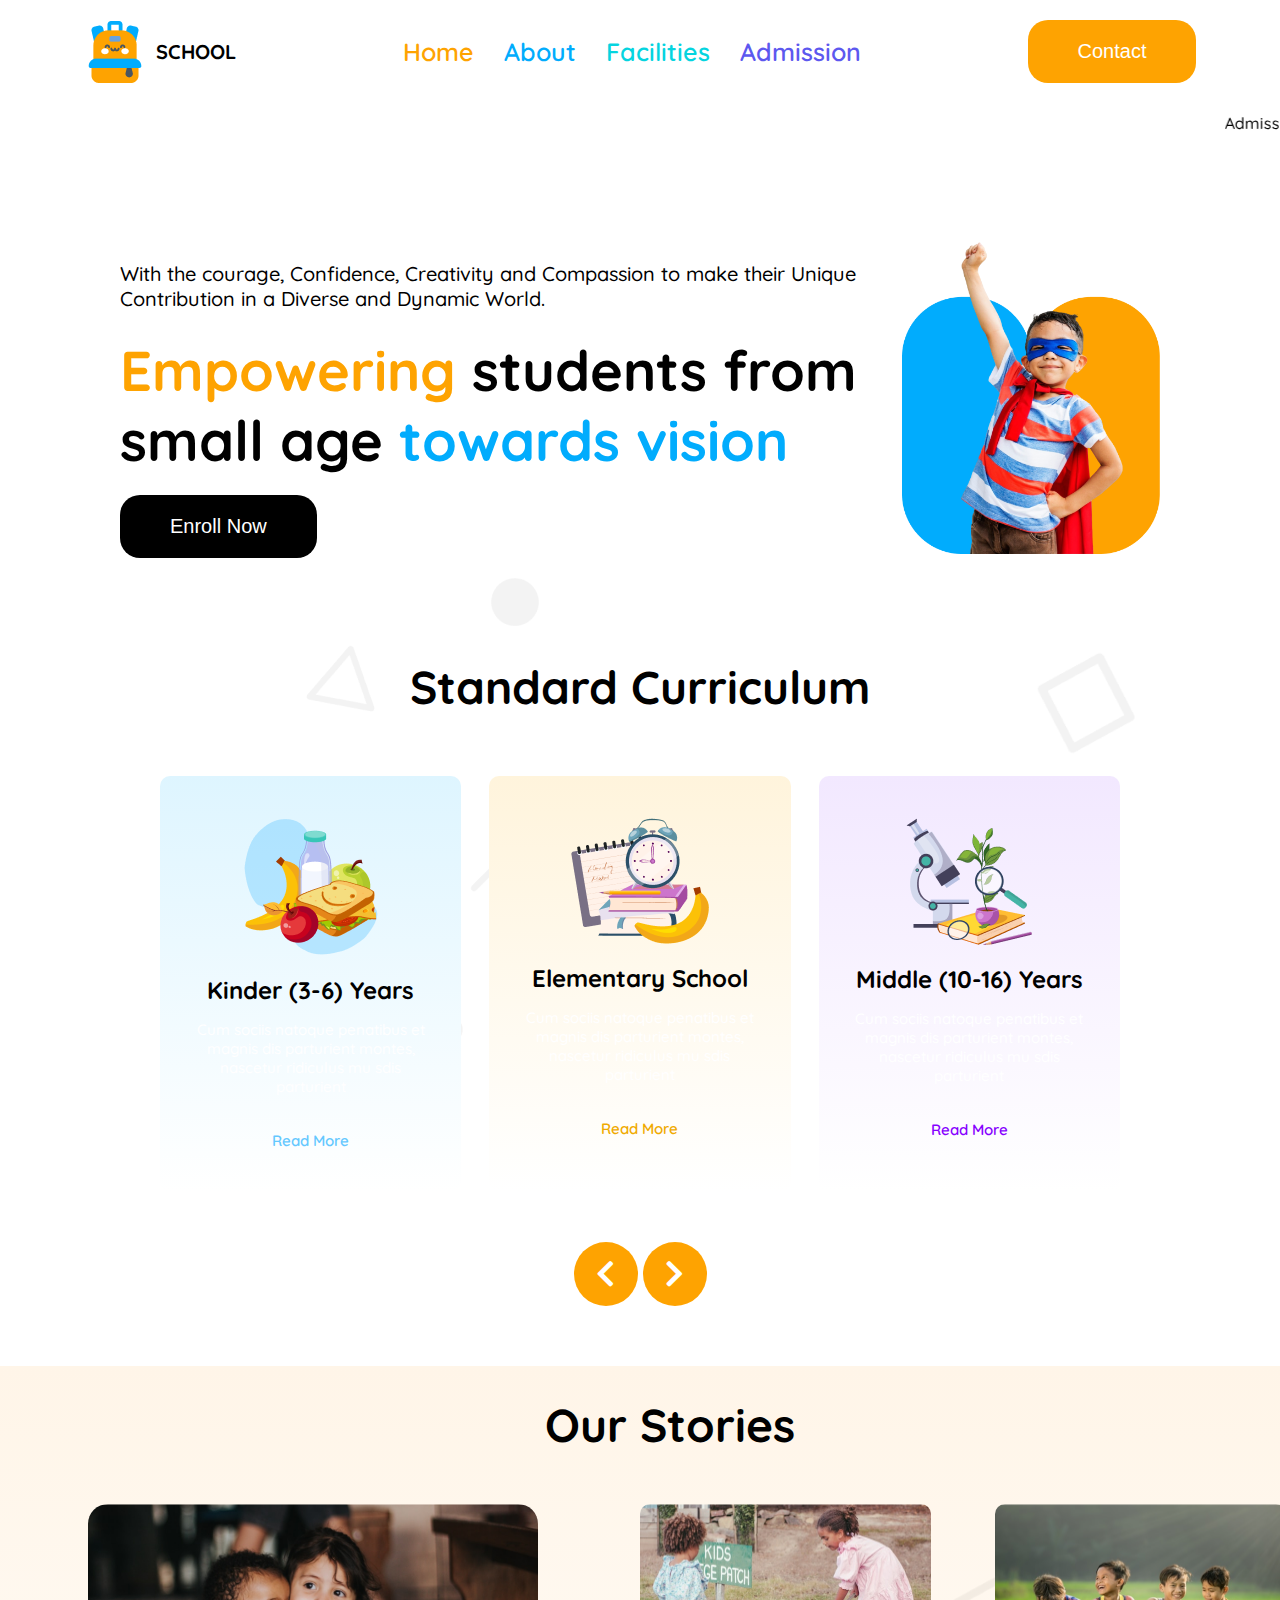
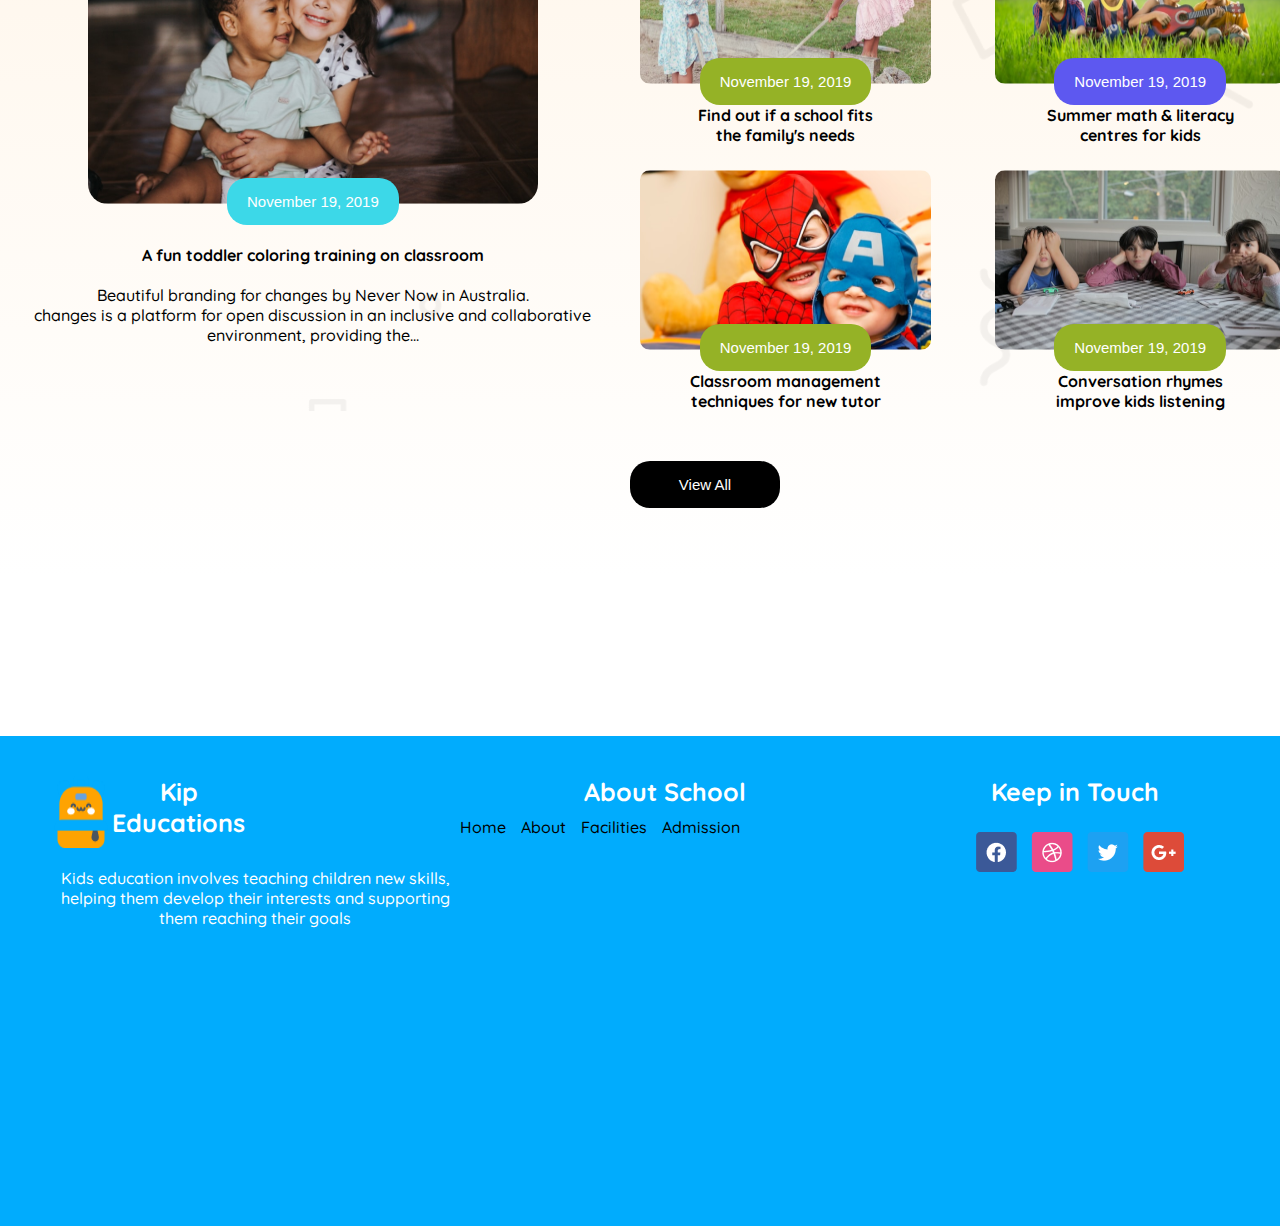
<file: index.html>
<!DOCTYPE html>
<html lang="en">
  <head>
    <meta charset="UTF-8" />
    <meta name="viewport" content="width=device-width, initial-scale=1.0" />
    <title>Kid-Education</title>
    <link rel="stylesheet" href="style.css" />

    <link
      href="https://cdnjs.cloudflare.com/ajax/libs/font-awesome/5.15.4/css/all.min.css"
      rel="stylesheet"
    />
  </head>
  <body class="quicksand-font">
    <nav class="">
      <div class="logo">
        <img src="./assets/logo.png" alt="" />
        <h4>SCHOOL</h4>
      </div>
      <div class="links">
        <ul>
          <li id="home">Home</li>
          <li id="abt">About</li>
          <li id="fclt">Facilities</li>
          <li id="admsn">Admission</li>
        </ul>
      </div>
      <div>
        <button class="btn-primary">Contact</button>
      </div>
      <div class="menu-bar">
        <i class="fas fa-bars"></i>
      </div>
    </nav>
    <div class="hr-tag">
      <hr>
    </div>

    <marquee width="100%" direction="left" height="100px">
      Admission is going on...........!!
    </marquee>

    <section class="banner">
      <div class="banner-1">
        <div>
          <p>
            With the courage, Confidence, Creativity and Compassion to make
            their Unique Contribution in a Diverse and Dynamic World.
          </p>
          <h3>
            <span id="Empowering">Empowering</span> 
            students from small age
            <span id="towards">towards vision</span>
          </h3>
          <button class="btn-primary">Enroll Now</button>
        </div>
        
        
      </div>
      <div class="banner-2">
        <img src="./assets/hero-kids.png" alt="" />
      </div>
    </section>

    <section class="curriculum">
      <h2>Standard Curriculum</h2>
      <div class="boxes">
        <div class="box" id="box-1">
          <img src="./assets/kinder.png" alt="" />
          <h5>Kinder (3-6) Years</h5>
          <p>
            Cum sociis natoque penatibus et magnis dis parturient montes,
            nascetur ridiculus mu sdis parturient
          </p>
          <p id="rd-1">Read More</p>
        </div>
        <div class="box" id="box-2">
          <img src="./assets/elementary.png" alt="" />
          <h5>Elementary School</h5>
          <p>
            Cum sociis natoque penatibus et magnis dis parturient montes,
            nascetur ridiculus mu sdis parturient
          </p>
          <p id="rd-2">Read More</p>
        </div>
        <div class="box" id="box-3">
          <img src="./assets/middle.png" alt="" />
          <h5>Middle (10-16) Years</h5>
          <p>
            Cum sociis natoque penatibus et magnis dis parturient montes,
            nascetur ridiculus mu sdis parturient
          </p>
          <p id="rd-3">Read More</p>
        </div>
      </div>
    </section>

    <section class="next-bar">
      <i id="next-bar-1" class="fas fa-chevron-left"></i>
      <i id="next-bar-2" class="fas fa-chevron-right"></i>
    </section>

    <section class="stories">
      <h2>Our Stories</h2>
      <div class="container">
        <div class="box-stories-1" id="box-a">
          <img src="./assets/story-1.png" alt="" />
          <button id="stories-btn-1" class="stories-btn">
            November 19, 2019
          </button>
          <h4>A fun toddler coloring training on classroom</h4>
          <p>
            Beautiful branding for changes by Never Now in Australia. <br />
            changes is a platform for open discussion in an inclusive and
            collaborative environment, providing the...
          </p>
        </div>
        <div class="box-stories-2">
          <div class="box-storie" id="box-b">
              <img src="./assets/story-2.png" alt="" />
              <button class="stories-btn">November 19, 2019</button>
              <h4>
                Find out if a school fits <br />
                the family's needs
              </h4>
            </div>
            <div class="box-storie" id="box-c">
              <img src="./assets/story-3.png" alt="" />
              <button class="stories-btn">November 19, 2019</button>
              <h4>
                Summer math & literacy <br />
                centres for kids
              </h4>
            </div>
            <div class="box-storie" id="box-d">
              <img src="./assets/story-4.png" alt="" />
              <button class="stories-btn">November 19, 2019</button>
              <h4>
                Classroom management <br />
                techniques for new tutor
              </h4>
            </div>
            <div class="box-storie" id="box-e">
              <img src="./assets/story-5.png" alt="" />
              <button class="stories-btn">November 19, 2019</button>
              <h4>
                Conversation rhymes <br />
                improve kids listening
              </h4>
            </div>
        </div>
        
      </div>
      <button id="view-btn">View All</button>
    </section>

    <footer>
      <div class="foot-1">
        <div class="footer-1-1">
          <img src="./assets/logo.png" alt="" />
          <h3>
            Kip <br />
            Educations
          </h3>
        </div>
        <p>
          Kids education involves teaching children new skills,
          helping them develop their interests and supporting 
          them reaching their goals
        </p>
      </div>

      <div class="foot-2">
        <h3>About School</h3>
        <ul class="foot-list">
          <li>Home</li>
          <li>About</li>
          <li>Facilities</li>
          <li>Admission</li>
        </ul>
      </div>
      <div class="foot-3">
        <h3>Keep in Touch</h3>
        <img src="./assets/fb.png" alt="" />
        <img src="./assets/dribble.png" alt="" />
        <img src="./assets/twitter.png" alt="" />
        <img src="./assets/google+.png" alt="" />
      </div>
    </footer>
  </body>
</html>
</file>
<file: style.css>
@import url("https://fonts.googleapis.com/css2?family=Quicksand:wght@300..700&display=swap");

.quicksand-font {
  font-family: "Quicksand", serif;
  font-optical-sizing: auto;
  font-weight: 500;
  font-style: normal;
}

* {
  margin: 0;
  padding: 0;
}

nav {
  display: flex;
  justify-content: space-around;
  align-items: center;
  font-size: 20px;
  /* background-color: rgb(243, 241, 238); */
  padding: 20px 0px;
  margin-bottom: 10px;
}

nav img {
  width: 100%;
}

nav .logo {
  display: flex;
  justify-content: center;
  align-items: center;
  gap: 10px;
}

.btn-primary {
  padding: 20px 50px;
  border-radius: 20px;
  font-size: 20px;
  color: #ffffff;
  background-color: #fea301;
  border: none;
}

nav ul {
  display: flex;
  gap: 30px;
  font-size: 25px;
  font-weight: 600;
  list-style-type: none;
}

#home {
  color: #fea301;
}
#abt {
  color: #01acfd;
}
#fclt {
  color: #05d4df;
}
#admsn {
  color: #5d58ef;
}

.banner {
  display: flex;
  align-items: center;
  padding: 20px 120px;
  justify-content: space-between;
}
.banner-1 h3 {
  font-size: 56px;
  margin-bottom: 20px;
}
.banner-1 p {
  font-size: 20px;
  margin: 24px 0;
  color: black;
}
.banner img {
  width: 100%;
}
.banner button {
  background-color: black;
}
#Empowering {
  color: #fea301;
}
#towards {
  color: #01acfd;
}

.curriculum {
  padding: 20px 160px;
  text-align: center;
  background-image: url("./assets/bg.png");
}
.curriculum h2 {
  margin-top: 60px;
  margin-bottom: 60px;
  font-size: 46px;
}
.box h5 {
  font-size: 24px;
  margin-top: 15px;
  margin-bottom: 15px;
}

.box p {
  font-size: 15px;
}

.boxes {
  display: flex;
  /* justify-content: space-around; */
  text-align: center;
  gap: 28px;
}

#rd-1,
#rd-2,
#rd-3 {
  margin-top: 35px;
  font-size: 15px;
  font-weight: 600;
}
#rd-1 {
  color: #64c8ff;
}
#rd-2 {
  color: #f0aa00;
}
#rd-3 {
  color: #8700ff;
}

.box {
  padding: 42px 27px;
  border-radius: 10px;
}

#box-1 {
  background: linear-gradient(to bottom, #def5ff, #ffffff);
}
#box-2 {
  background: linear-gradient(to bottom, #fff4dc, #ffffff);
}
#box-3 {
  background: linear-gradient(to bottom, #f2e8ff, #ffffff);
}

.next-bar {
  display: flex;
  justify-content: center;
  align-items: center;
  font-size: 30px;
  color: white;
  gap: 5px;
  margin-bottom: 60px;
  margin-top: 30px;
}

#next-bar-1,
#next-bar-2 {
  background-color: #fea301;
  width: 64px;
  height: 64px;
  border-radius: 50%;

  display: flex;
  justify-content: center;
  align-items: center;
}

#view-btn {
  padding: 20px 35px;
  border-radius: 20px;
  width: 150px;
  font-size: 15px;
  color: #ffffff;
  margin-left: 450px;
  background-color: black;
  border: none;
}

.box-stories {
  margin-bottom: 20px;
}

#box-a {
  grid-row: span 2;
}

#box-a img {
  width: 450px;
  height: 300px;
  border-radius: 20px;
}

#box-a h4 {
  margin: 20px 0;
}

#box-b img,
#box-c img,
#box-d img,
#box-e img {
  width: 291px;
  height: 180px;
  border-radius: 10px;
}

#box-d,
#box-e {
  padding-top: 10px;
}

footer {
  /* display: flex;
    justify-content: space-around; */
  /* align-items: center; */
  display: grid;
  grid-template-columns: repeat(3, 1fr);
  text-align: center;
  padding-top: 40px;
  padding-left: 50px;
  background-color: #01acfd;
  height: 50vh;
}

.footer-1-1 {
  display: flex;
  margin-bottom: 20px;
}

footer h3 {
  font-size: 25px;
  margin-bottom: 10px;
}
footer h3,
p {
  color: #ffffff;
}

.foot-list {
  display: flex;
  list-style: none;
  gap: 15px;
}

.foot-3 img {
  margin-top: 15px;
  margin-left: 10px;
}

.menu-bar {
  display: none;
}

.hr-tag hr {
  border-top: 1px solid yellow;
  display: none;
}

.container {
  display: flex;
  gap: 20px;
  text-align: center;
  background-image: url("./assets/bg.png");
  background-size: cover;
}
.box-stories-2 {
  display: grid;
  grid-template-columns: repeat(2, 1fr);
  gap: 15px;
}

.stories {
  padding: 30px;
  width: 1280px;
  height: 750px;
  background: linear-gradient(0deg, #ffffff 0%, #fff5e8 100%);
  background-size: cover;
  margin-bottom: 160px;
}

.stories h2 {
  font-size: 46px;
  text-align: center;
  align-items: center;
  margin-bottom: 50px;
}

.box-stories-1 p{
    color: black;
}

.stories img {
  width: 100%;
  margin-bottom: -30px;
  border-radius: 10px;
}

.stories-btn,
#view-btn {
  padding: 15px 20px;
  border-radius: 20px;
  font-size: 15px;
  color: #ffffff;
  background-color: #95b226;
  border: none;
  margin-bottom: 0px;
}

#view-btn {
  margin-top: 50px;
  margin-left: 600px;
  background-color: black;
}

#box-a button {
  background-color: #3cd8e8;
}

#box-c button {
  background-color: #5d58f0;
}

@media screen and (max-width: 576px) {
  nav img {
    width: 45px;
    padding-left: 0px;
  }
  .menu-bar {
    display: block;
  }
  .hr-tag hr {
    display: block;
    margin-bottom: 5px;
  }
  marquee {
    margin-top: 10px;
  }
  .banner {
    flex-direction: column-reverse;
    align-items: center;
    text-align: center;
    padding: 20px;
  }
  .btn-primary {
    padding: 12px 26px;
    border-radius: 20px;
    font-size: 12px;
  }
  .banner-1 h3 {
    font-size: 20px;
  }
  .banner p {
    font-size: 13px;
    margin: 7px 0;
    color: black;
  }
  .banner img {
    width: 100%;
  }

  .boxes {
    flex-direction: column;
    align-items: center;
    padding: 20px;
  }
  .box {
    width: 300px;
    border-radius: 10px;
  }
  .box h5 {
    font-size: 20px;
  }
  .box p {
    font-size: 15px;
    color: black;
  }

  .stories{
    padding: 20px;
    height: auto;
    width: auto;
    margin-bottom: 30px;
  }

  .container {
    flex-direction: column;
    align-items: center;
  }

  .box-stories-2 {
    display: grid;
    grid-template-columns: repeat(1, 1fr);
    gap: 5px;
  }

  .box-storie {
    text-align: center; 
  }

  .stories img {
    width: 100%;
    margin-bottom: -25px;
  }

  .stories h2 {
    font-size: 40px;
    margin-bottom: 20px;
  }

  .box-storie h4{
    margin-bottom: 20px;
  }

  #view-btn {
    margin-left: 150px;
    background-color: black;
  }


  .next-bar {
    font-size: 18px;
    gap: 2px;
    margin-bottom: 30px;
  }
  #next-bar-1,
  #next-bar-2 {
    width: 36px;
    height: 36px;
    border-radius: 50%;
  }

  footer {
    grid-template-columns: 1fr;
    text-align: center;
    padding: 20px;
    height: 350px;
  }

  footer h3 {
    font-size: 22px;
  }

  footer p {
    font-size: 14px;
  }

  .foot-2 ul li {
    color: white;
    font-size: 14px;
  }

  .footer-1-1 {
    justify-content: center;
  }

  .foot-2 {
    margin: 30px;
  }

  nav h4,
  nav ul,
  nav .btn-primary,
  .box-stories-1 {
    display: none;
  }
}
</file>
